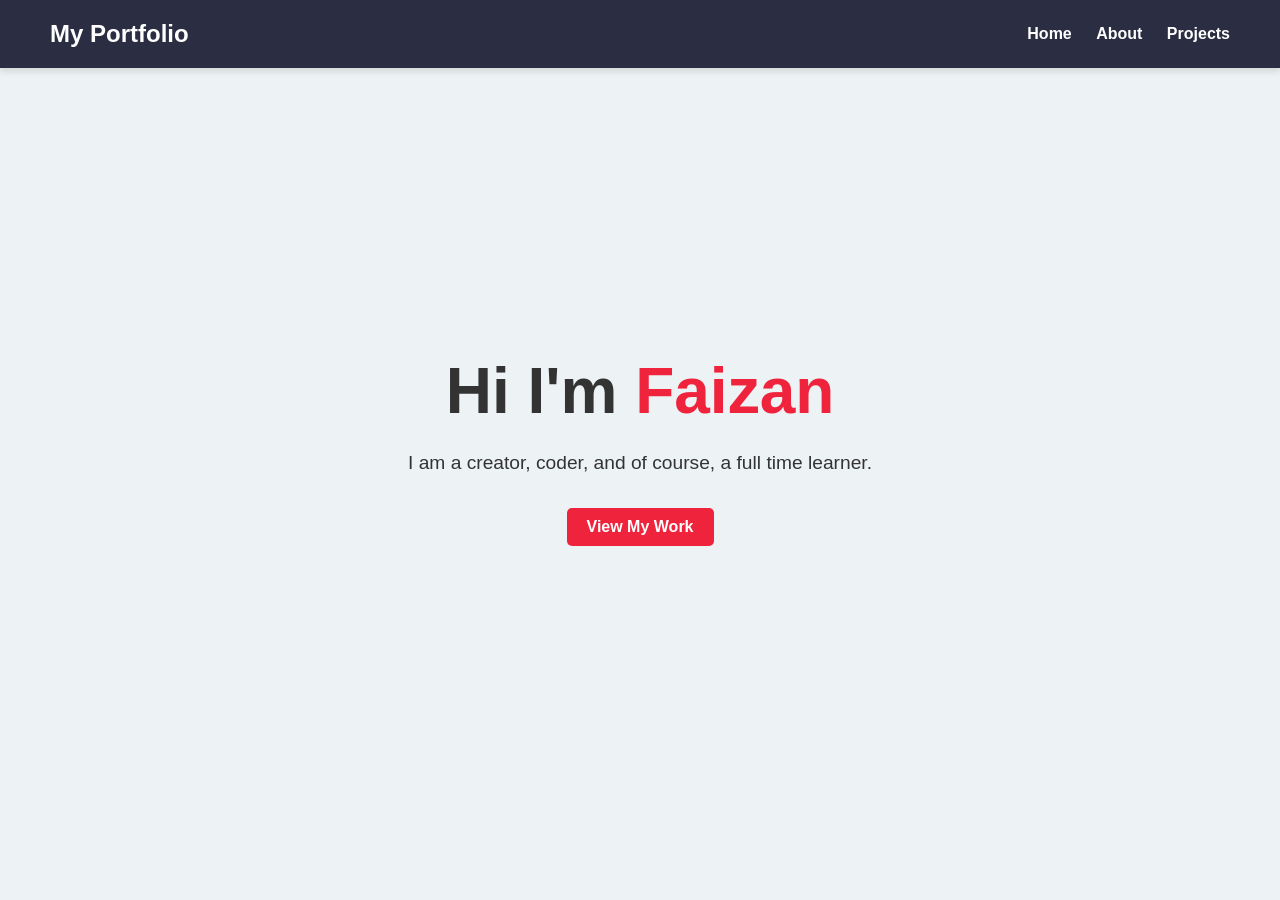
<file: index.html>
<!DOCTYPE html>
<html lang = "en">


    <head>
        <meta charset = "UTF-8">
        <meta name = "viewport" content = "width = device-width, initial-scale = 1.0">
        <link rel = "stylesheet" href = "style.css">
        <title>
            Home - My Amazing Website
        </title>
    </head>
    
    <body>
            <header id = "bar">
                <nav>
                    <h2 class = "logo">
                        My Portfolio
                    </h2>
                    <div class = "nav-link">
                        <a href = "index.html">
                            Home
                        </a>
                        <a href = "about.html">
                            About
                        </a>

                        <a href = "projects.html">
                            Projects
                        </a>

                    </div>
                   
                </nav>
            </header>

            <section id = "home" class = "home-section">
                <div class = "container">
                    <h1>Hi I'm
                        <span class = "highlight">
                            Faizan
                        </span>
                    </h1>
                    <p>
                        I am a creator, coder, and of course, a full time learner.
                    </p>
                    <a href = "projects.html" class = "btn" style = "margin-top: 30px;">
                        View My Work
                    </a>
                </div>

            </section>
    </body>
</html>
</file>
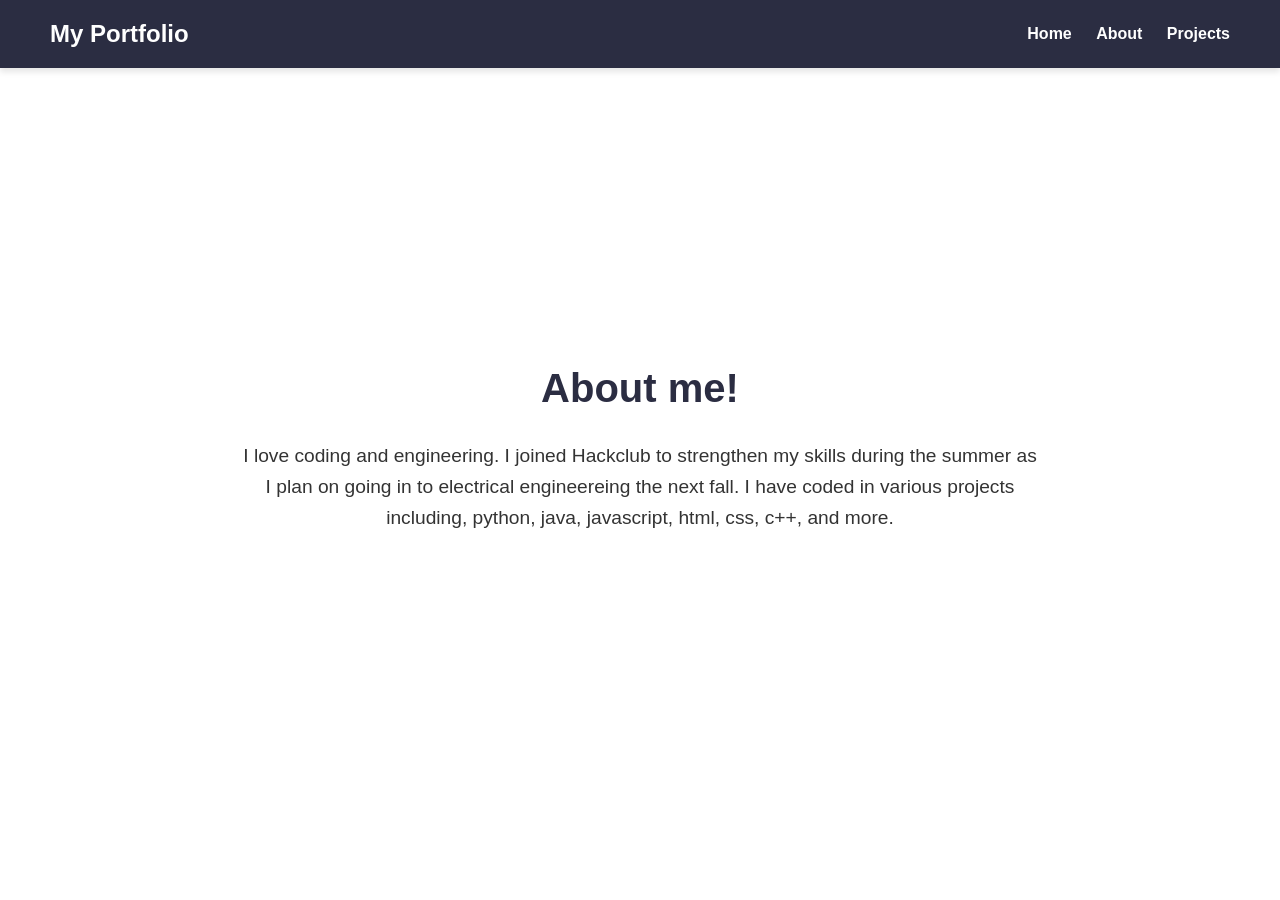
<file: about.html>
<!DOCTYPE html>
<html lang="en">
    <head>
        <meta charset="UTF-8">
        <meta name="viewport" content="width=device-width, initial-scale=1.0">
        <link rel="stylesheet" href="style.css">
        <title>
            About Me - My Amazing Website
        </title>
    </head>

    <body>
        <header id = "bar">
            <nav>
                <h2 class = "logo">
                    My Portfolio
                </h2>
                <div class = "nav-link">
                    <a href = "index.html">
                        Home
                    </a>
                    <a href = "about.html">
                        About
                    </a>

                    <a href = "projects.html">
                        Projects
                    </a>

                </div>
                   
             </nav>
        </header>
        <section id = "about" class = "about-section">
            <div class = "container">
                <h2>
                    About me!
                </h2>
                <p>
                    I love coding and engineering. I joined Hackclub to strengthen my skills during the summer as I plan on going in to electrical engineereing the next fall. I have coded in various projects including, python, java, javascript, html, css, c++, and more.
                </p>
            </div>
        </section>
    </body>
</file>
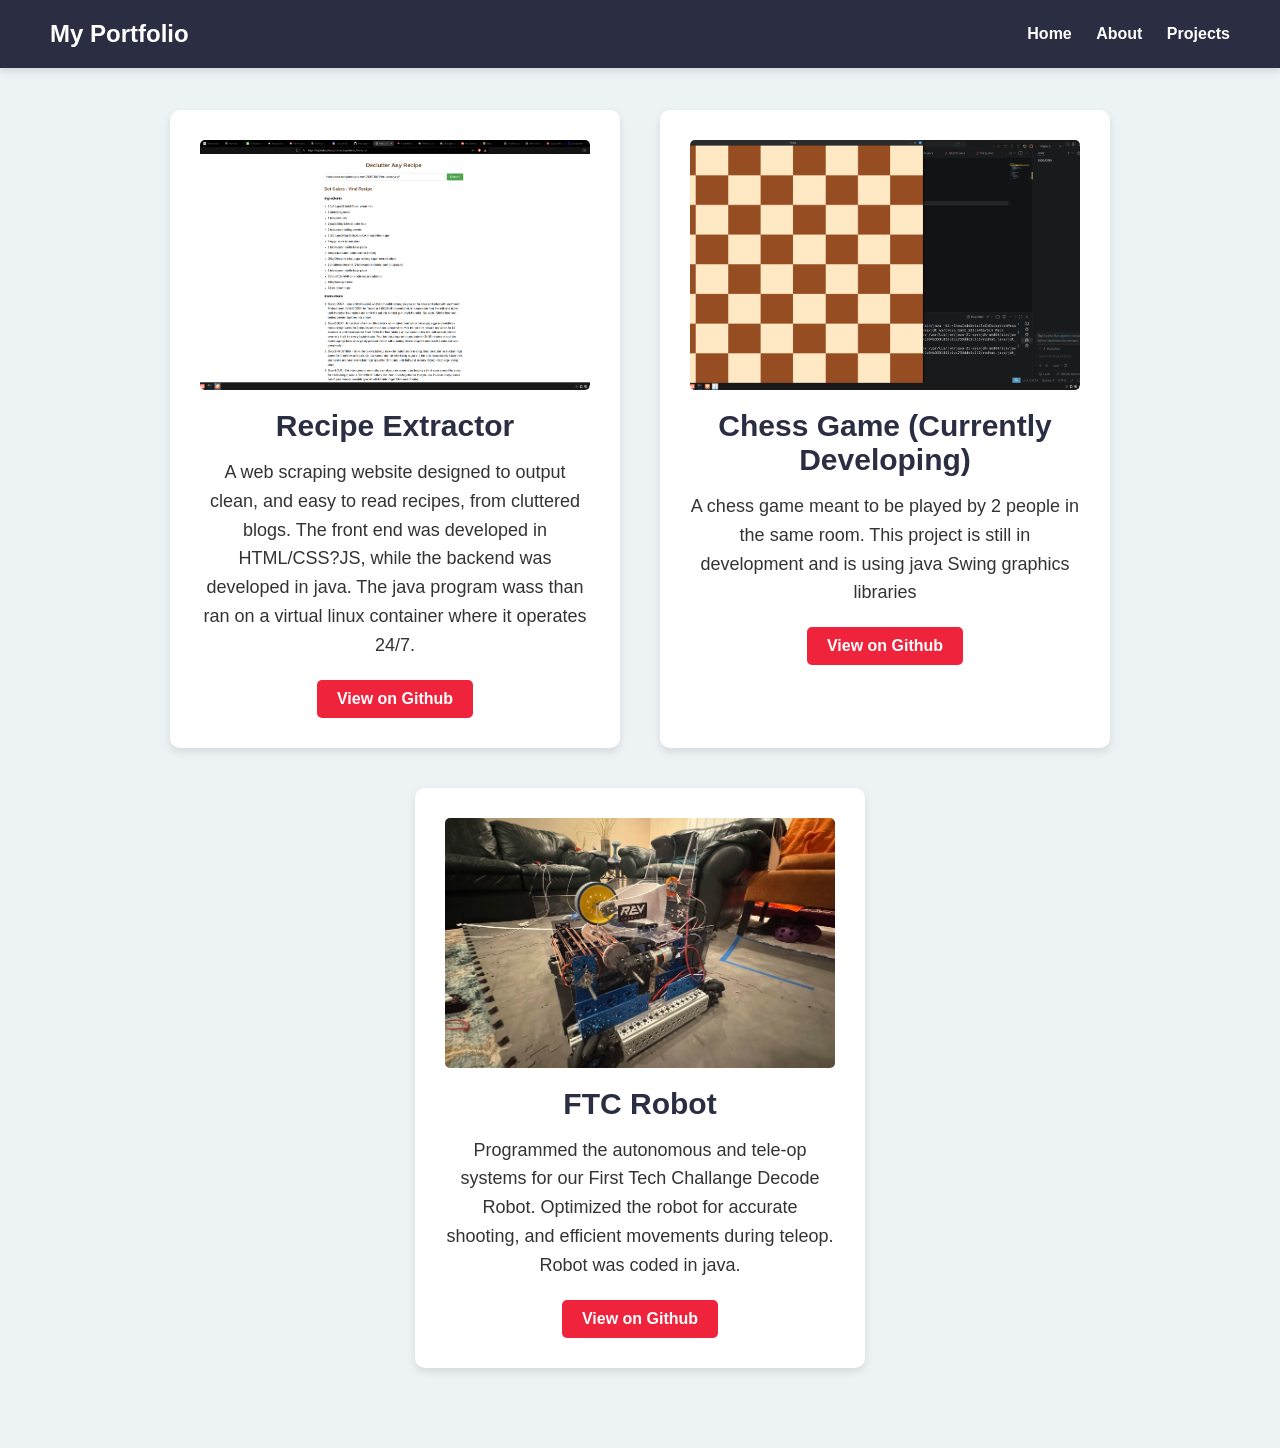
<file: projects.html>
<!DOCTYPE html>
<html>
    <head>
        <meta charset="UTF-8">
        <meta name="viewport" content="width=device-width, initial-scale=1.0">
        <link rel="stylesheet" href="style.css">
        <title>
            Projects - My Amazing Website
        </title>
    </head>
    <body>
        <header id = "bar">
            <nav>
                <h2 class = "logo">
                    My Portfolio
                </h2>
                <div class = "nav-link">
                    <a href = "index.html">
                        Home
                    </a>
                    <a href = "about.html">
                        About
                    </a>

                    <a href = "projects.html">
                        Projects
                    </a>

                </div>
                   
             </nav>
        </header>



        <section id = "projects" class = "projects-section">
            <div class = "container">
                <div class = "projects">
                     <div class = "project">
                        <img src = "Assets/recipeWebsite.png" alt = "Recipe Extracting Website" class = "project-img">
                        <h3>
                            Recipe Extractor
                        </h3>
                        <p>
                             A web scraping website designed to output clean, and easy to read recipes, from cluttered blogs. The front end was developed in HTML/CSS?JS, while the backend was developed in java. The java program wass than ran on a virtual linux container where it operates 24/7.
                        </p>
                        <a href = "https://github.com/Faizy179/RecipeExtractingWebsite" target = "_blank" class = "btn">
                            View on Github
                        </a>
                    </div>
                    <div class = "project">
                        <img src = "Assets/Chess.png" alt = "Chess Application" class = "project-img">
                        <h3>
                             Chess Game (Currently Developing)
                        </h3>
                        <p>
                            A chess game meant to be played by 2 people in the same room. This project is still in development and is using java Swing graphics libraries
                        </p>
                        <a href = "https://github.com/Faizy179/Chess" target= "_blank" class = "btn">
                        View on Github
                        </a>
                    </div>
                    <div class = "project">
                        <img src = "Assets/robot.webp" alt = "Ftc Robot" class = "project-img">
                        <h3>
                            FTC Robot
                        </h3>
                        <p>
                            Programmed the autonomous and tele-op systems for our First Tech Challange Decode Robot. Optimized the robot for accurate shooting, and efficient movements during teleop. Robot was coded in java.
                        </p>
                        <a href = "https://github.com/Faizy179/FtcRobotController-master" target = "_blank" class = "btn">
                            View on Github
                        </a>
                    </div>
                </div>
            </div>

        </section>
    </body>
</html>
</file>
<file: style.css>
*{
    margin : 0;
    padding : 0;
    box-sizing: border-box;
    font-family: "Segoe UI", 'Segoe UI', Tahoma, Geneva, Verdana, sans-serif;
}

html{
    scroll-behavior: smooth;
}

body{
    background-color: #f4f4f9;
    color: #333;
}

header{
    background-color: #2b2d42;
    color: white;
    position:fixed;
    width: 100%;
    top: 0;
    z-index: 100;
    box-shadow: 0 4px 6px rgba(0,0,0,0.1);
}

nav{
    display:flex;
    justify-content: space-between;
    align-items: center;
    padding: 20px 50px;
}

.nav-link a{
    color: white;
    text-decoration: none;
    margin-left: 20px;
    font-weight: bold;
    transition: color 0.3s ease;
}

.nav-link a:hover{
    color: #ef233c;
}

section{
    min-height: 100vh;
    display: flex;
    align-items: center;
    justify-content: center;
    padding: 80px 20px;
    text-align: center;
}

section h2{
    font-size: 2.5rem;
    margin-bottom: 30px;
    color: #2b2d42
}
.container{
    max-width:800px;
}

.container p{
    font-size: 1.2rem;
    line-height:1.6;
}

.home-section{
    background-color: #edf2f4;
}

.home-section h1{
    font-size: 4rem;
    margin-bottom: 20px;
}

.highlight{
    color:#ef233c
}

.about-section{
    background-color:white;
}

.projects-section{
    background-color: #edf2f4;
}

.projects{
    display:flex;
    gap: 40px;
    margin-top:30px;
    justify-content:center;
    flex-wrap: wrap;
}

.project{
    background-color: white;
    padding:30px;
    border-radius:10px;
    width:450px;
    box-shadow: 0 4px 8px rgba(0,0,0,0.1);
}

.project h3{
    margin-bottom:15px;
    font-size: 30px;
    color: #2b2d42;
}

.project p{
    margin-bottom: 20px;
    font-size: 18px;
}

.btn{
    display:inline-block;
    background-color: #ef233c;
    color:white;
    padding: 10px 20px;
    text-decoration: none;
    border-radius: 5px;
    font-weight: bold;
}
.btm:hover{
    background-color: #d90429;
}
.project-img{
    width: 100%;
    height: 250px;
    object-fit: cover;
    border-radius: 5px;
    margin-bottom: 15px;
}
.projects-section .container{
    max-width:  1800px;
}
</file>
